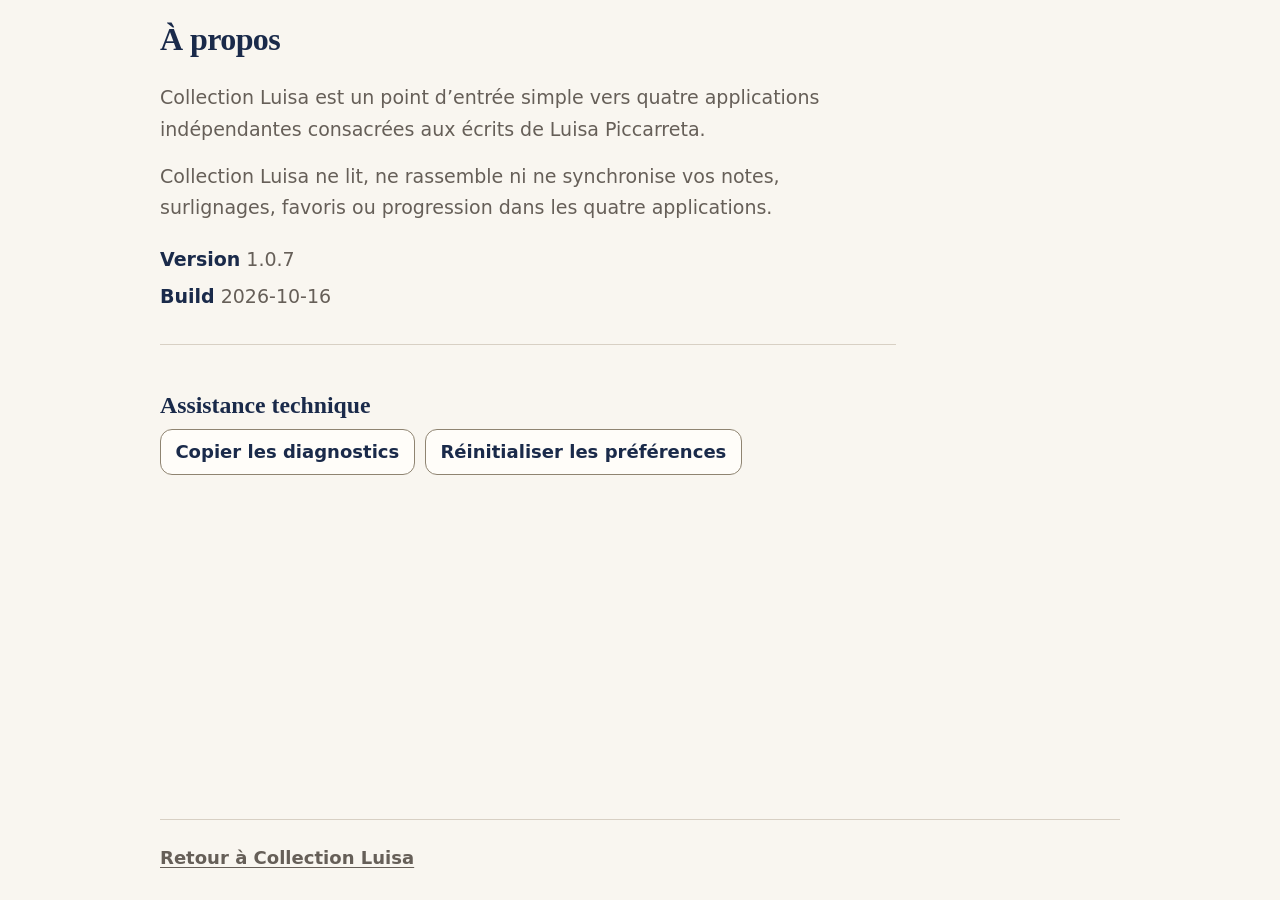
<file: about.html>
<!doctype html>
<html lang="fr" dir="ltr" data-theme="system" data-text="normal">
<head>
  <meta charset="utf-8">
  <meta name="viewport" content="width=device-width, initial-scale=1, viewport-fit=cover">
  <meta name="referrer" content="no-referrer">
  <meta name="robots" content="noindex,nofollow">
  <link rel="canonical" href="https://louisriv26.github.io/mauritius-mass-finder-beta/about.html">
  <meta name="theme-color" content="#F9F6F0" media="(prefers-color-scheme: light)">
  <meta name="theme-color" content="#171717" media="(prefers-color-scheme: dark)">
  <meta http-equiv="Content-Security-Policy" content="default-src 'self'; script-src 'self'; style-src 'self'; img-src 'self' data:; font-src 'self'; connect-src 'self'; worker-src 'self'; manifest-src 'self'; frame-src 'none'; object-src 'none'; base-uri 'none'; form-action 'none'">
  <meta name="x-build-profile" content="beta-qualification">
  <meta name="x-app-version" content="1.0.7">
  <meta name="x-build-date" content="2026-10-16">
  <title>À propos — Collection Luisa</title>
  <script src="boot.js"></script>
  <link rel="manifest" href="manifest.webmanifest">
  <link rel="apple-touch-icon" href="icons/apple-touch-icon.png">
  <link rel="icon" type="image/png" href="icons/icon-192.png">
  <link rel="stylesheet" href="styles.css">
  <script src="app.js" defer></script>
</head>
<body>
  <div id="system-banner" class="system-banner" hidden>
    <span id="system-banner-text" role="status" aria-live="polite"></span>
    <button id="system-banner-action" type="button" hidden>Actualiser</button>
  </div>
  <a class="skip-link" href="#main">Aller au contenu</a>
  <div class="page-shell">
    <header class="site-header">
      <h1 class="page-title">À propos</h1>
    </header>

    <main id="main" tabindex="-1" class="prose">
      <p>Collection Luisa est un point d’entrée simple vers quatre applications indépendantes consacrées aux écrits de Luisa Piccarreta.</p>
      <p>Collection Luisa ne lit, ne rassemble ni ne synchronise vos notes, surlignages, favoris ou progression dans les quatre applications.</p>

      <ul class="meta-list">
        <li><strong>Version</strong> 1.0.7</li>
        <li><strong>Build</strong> 2026-10-16</li>
      </ul>

      <section id="technical-support" class="technical-support" hidden aria-labelledby="support-heading">
        <h2 id="support-heading">Assistance technique</h2>
        <div class="support-actions">
          <button id="copy-diagnostics" type="button">Copier les diagnostics</button>
          <button id="reset-preferences" type="button">Réinitialiser les préférences</button>
        </div>

        <div id="diagnostics-fallback" class="support-feedback" hidden>
          <p>Copie automatique impossible. Sélectionnez le texte ci-dessous.</p>
          <label for="diagnostics-text">Diagnostics</label>
          <textarea id="diagnostics-text" rows="11" readonly></textarea>
        </div>

        <div id="reset-confirmation" class="reset-confirmation" hidden>
          <h3>Réinitialiser les préférences de Collection Luisa ?</h3>
          <p>Cela réinitialise uniquement le thème et la taille du texte de Collection Luisa. Vos notes, surlignages, favoris et progression dans les quatre applications ne seront pas modifiés.</p>
          <div class="support-actions">
            <button id="reset-cancel" type="button">Annuler</button>
            <button id="reset-confirm" type="button">Confirmer</button>
          </div>
        </div>
      </section>
    </main>

    <footer class="page-footer">
      <a href="index.html">Retour à Collection Luisa</a>
    </footer>
  </div>
  <div id="live" class="visually-hidden" role="status" aria-live="polite"></div>
</body>
</html>
</file>
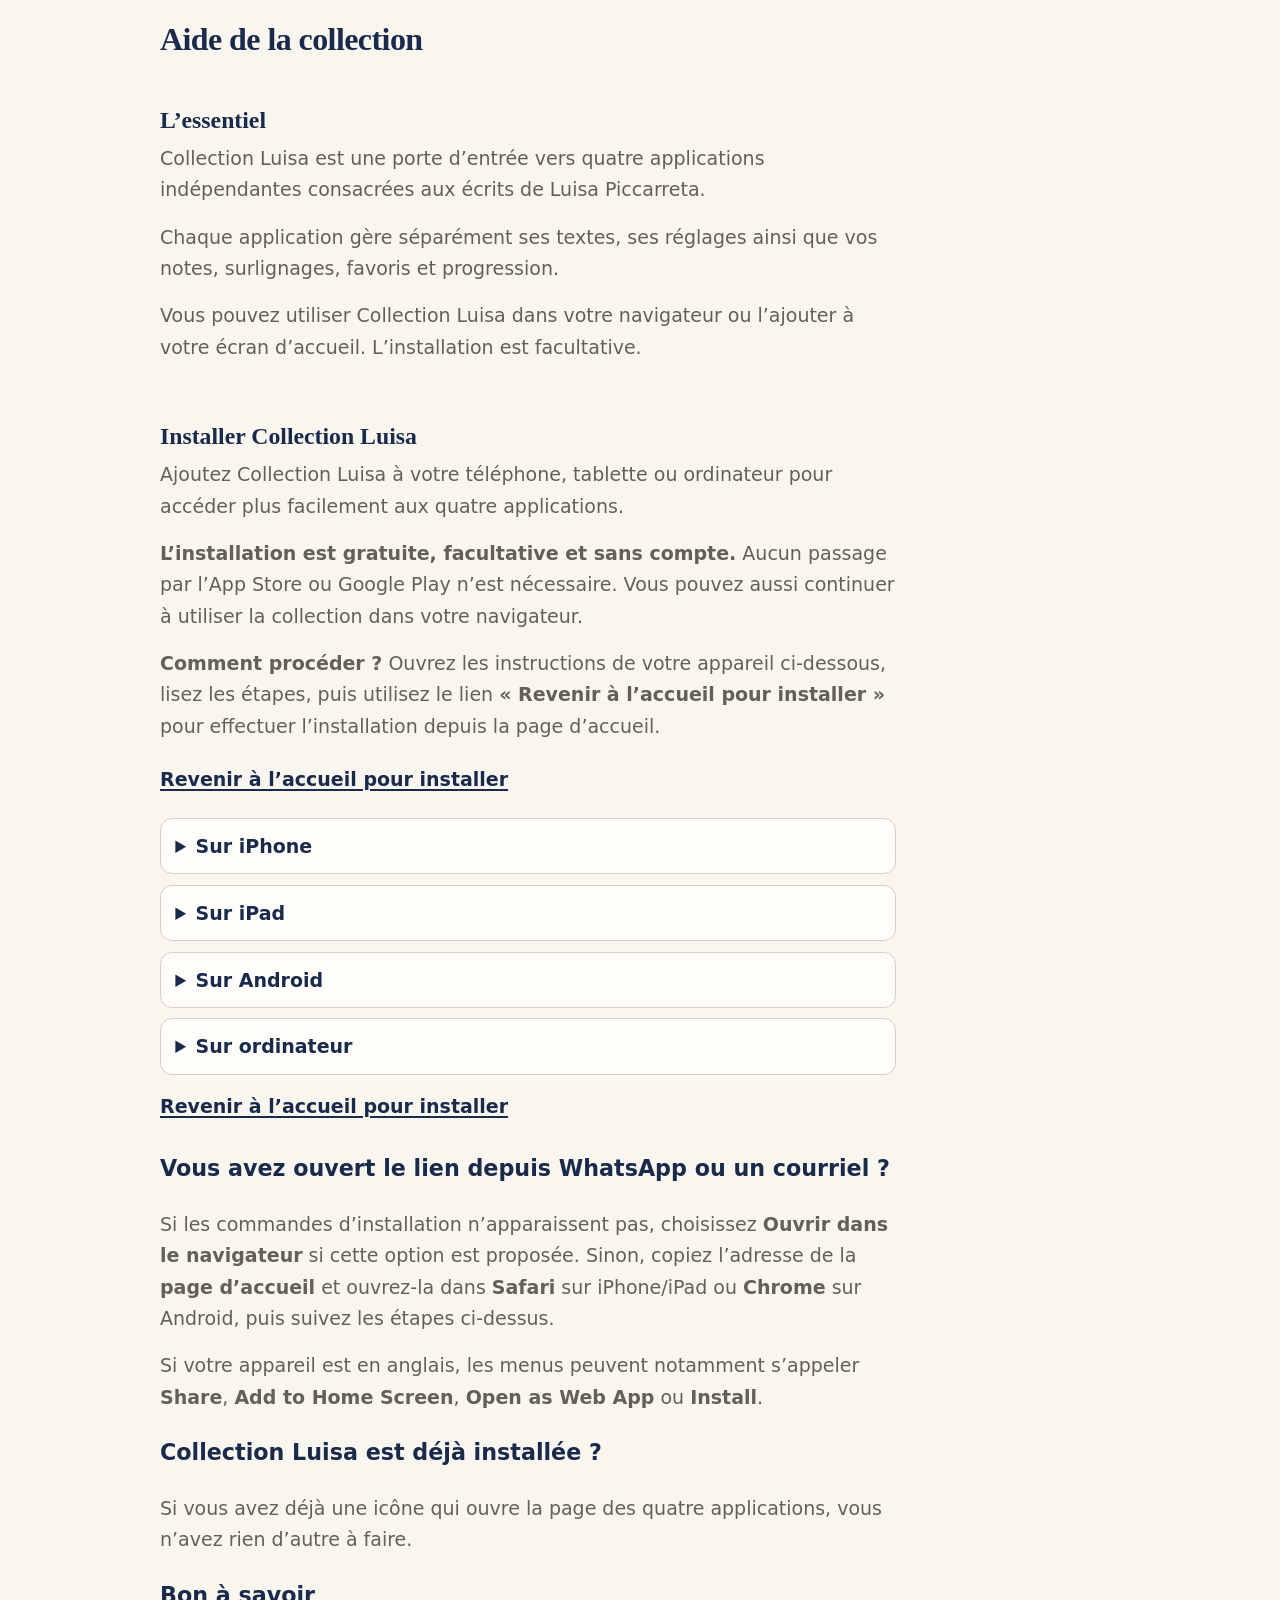
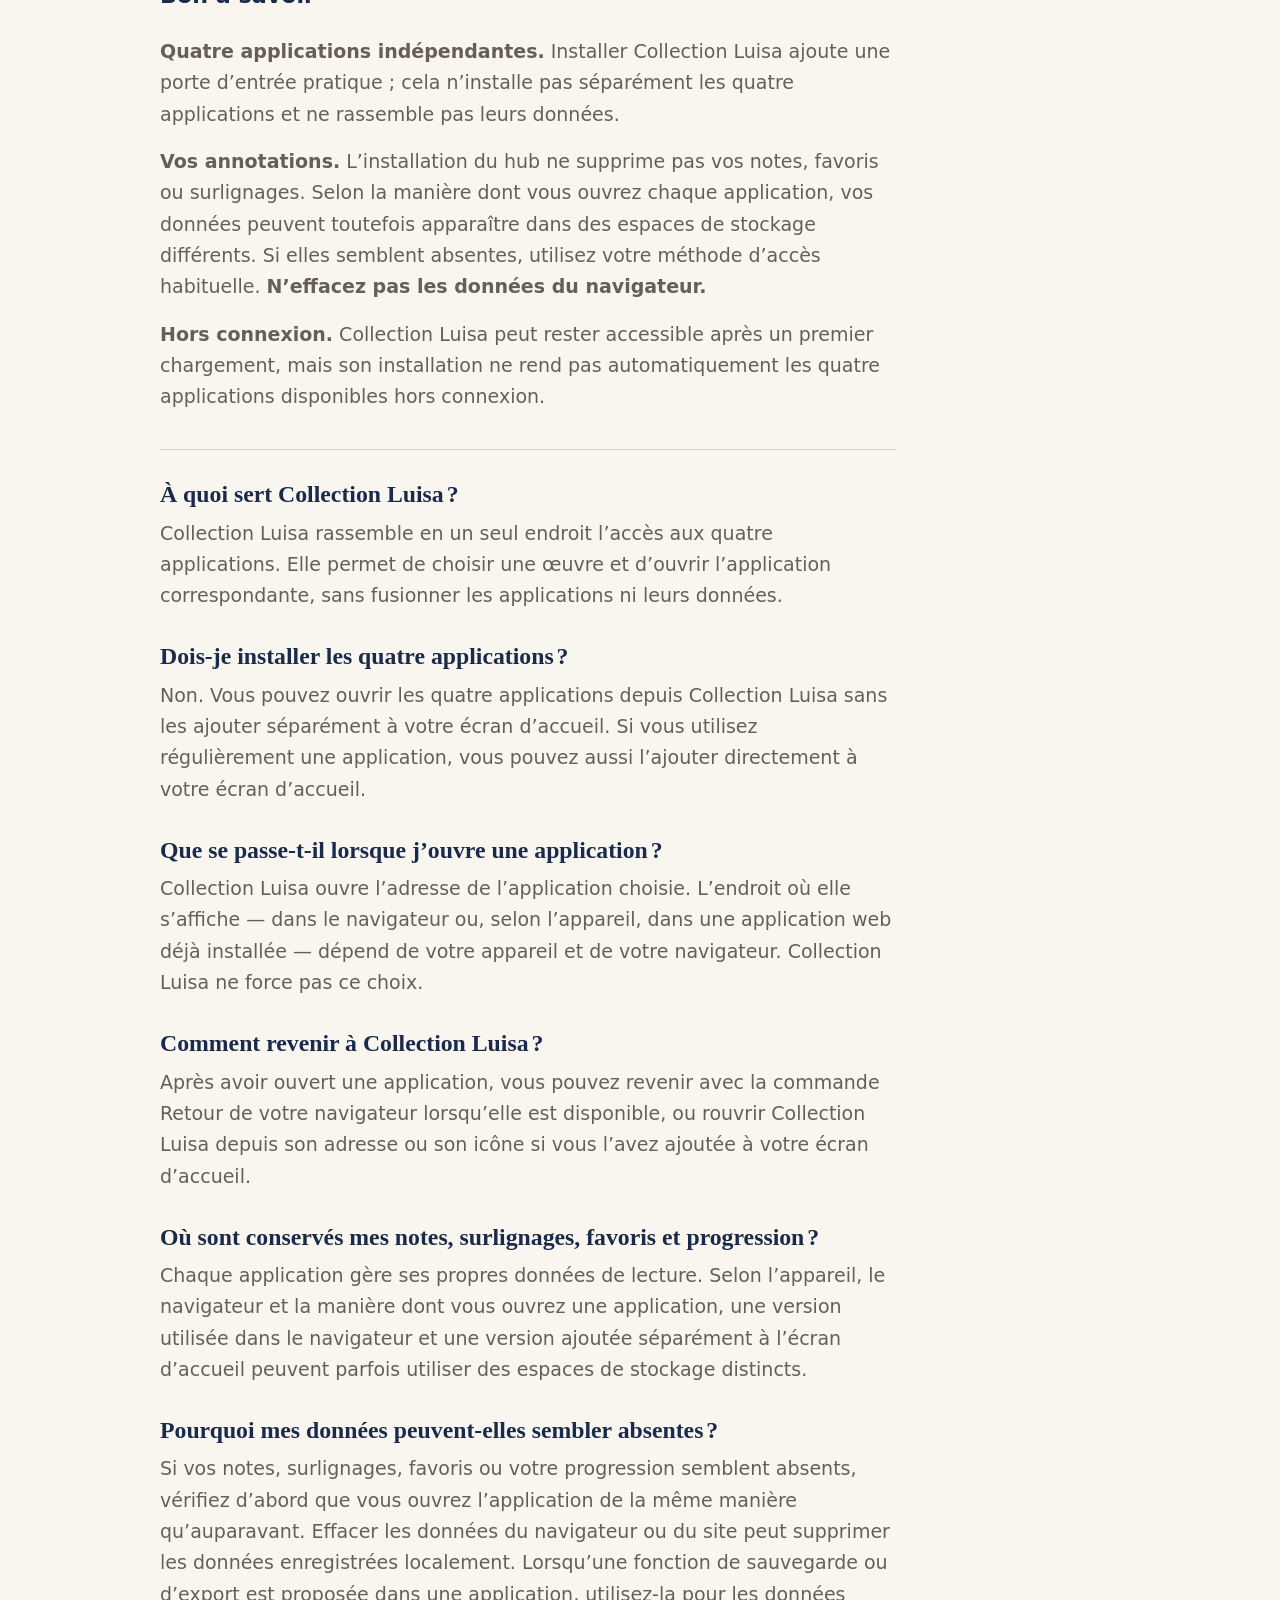
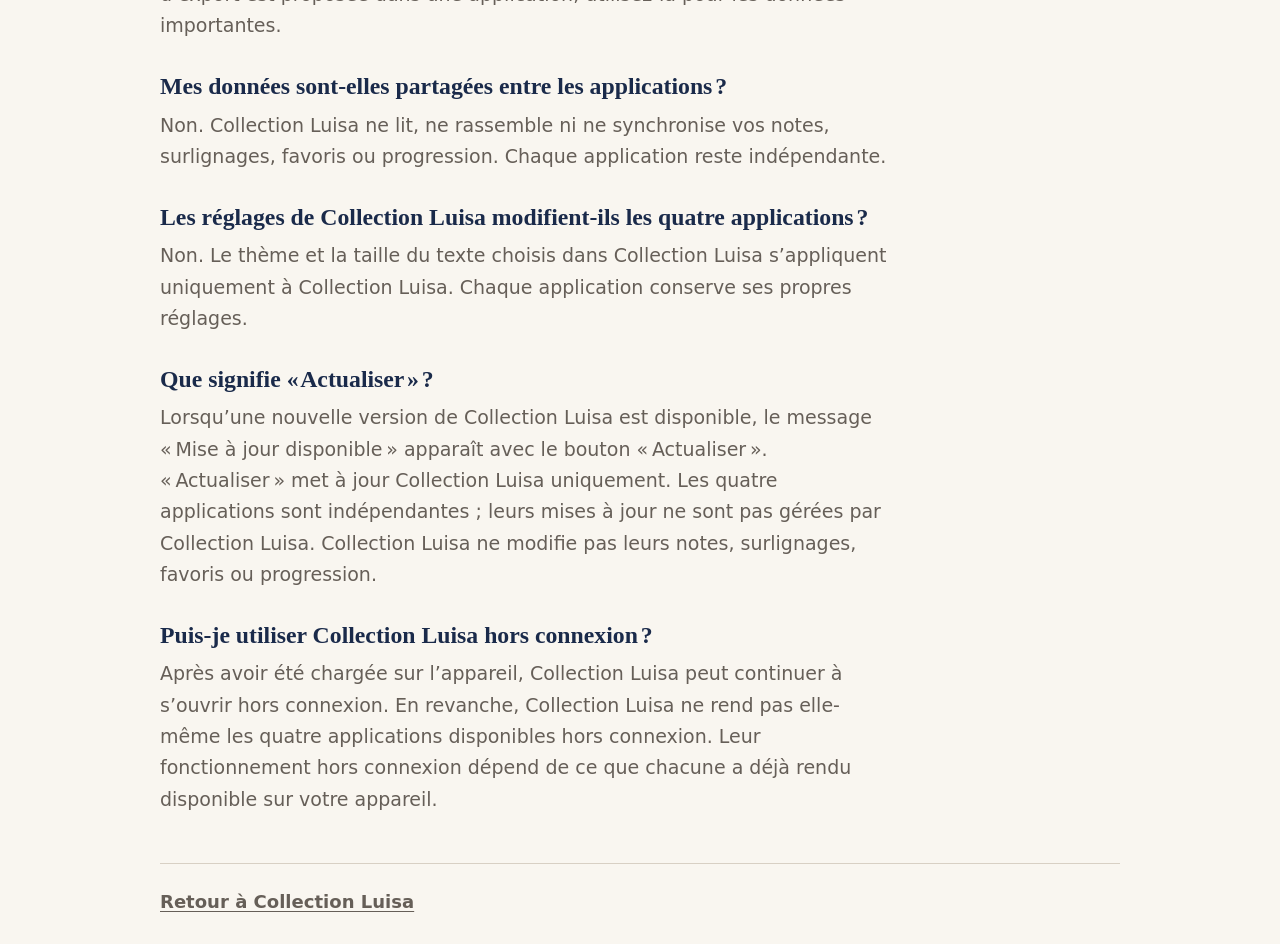
<file: help.html>
<!doctype html>
<html lang="fr" dir="ltr" data-theme="system" data-text="normal">
<head>
  <meta charset="utf-8">
  <meta name="viewport" content="width=device-width, initial-scale=1, viewport-fit=cover">
  <meta name="referrer" content="no-referrer">
  <meta name="robots" content="noindex,nofollow">
  <link rel="canonical" href="https://louisriv26.github.io/mauritius-mass-finder-beta/help.html">
  <meta name="theme-color" content="#F9F6F0" media="(prefers-color-scheme: light)">
  <meta name="theme-color" content="#171717" media="(prefers-color-scheme: dark)">
  <meta http-equiv="Content-Security-Policy" content="default-src 'self'; script-src 'self'; style-src 'self'; img-src 'self' data:; font-src 'self'; connect-src 'self'; worker-src 'self'; manifest-src 'self'; frame-src 'none'; object-src 'none'; base-uri 'none'; form-action 'none'">
  <meta name="x-build-profile" content="beta-qualification">
  <meta name="x-app-version" content="1.0.7">
  <meta name="x-build-date" content="2026-10-16">
  <title>Aide de la collection — Collection Luisa</title>
  <script src="boot.js"></script>
  <link rel="manifest" href="manifest.webmanifest">
  <link rel="apple-touch-icon" href="icons/apple-touch-icon.png">
  <link rel="icon" type="image/png" href="icons/icon-192.png">
  <link rel="stylesheet" href="styles.css">
  <script src="app.js" defer></script>
</head>
<body>
  <div id="system-banner" class="system-banner" hidden>
    <span id="system-banner-text" role="status" aria-live="polite"></span>
    <button id="system-banner-action" type="button" hidden>Actualiser</button>
  </div>
  <a class="skip-link" href="#main">Aller au contenu</a>
  <div class="page-shell">
    <header class="site-header">
      <h1 class="page-title">Aide de la collection</h1>
    </header>

    <main id="main" tabindex="-1" class="prose">
      <h2>L’essentiel</h2>
      <p>Collection Luisa est une porte d’entrée vers quatre applications indépendantes consacrées aux écrits de Luisa Piccarreta.</p>
      <p>Chaque application gère séparément ses textes, ses réglages ainsi que vos notes, surlignages, favoris et progression.</p>
      <p>Vous pouvez utiliser Collection Luisa dans votre navigateur ou l’ajouter à votre écran d’accueil. L’installation est facultative.</p>

      <section id="installation" class="installation-guide" aria-labelledby="installation-title">
        <h2 id="installation-title">Installer Collection Luisa</h2>
        <p>Ajoutez Collection Luisa à votre téléphone, tablette ou ordinateur pour accéder plus facilement aux quatre applications.</p>
        <p><strong>L’installation est gratuite, facultative et sans compte.</strong> Aucun passage par l’App Store ou Google Play n’est nécessaire. Vous pouvez aussi continuer à utiliser la collection dans votre navigateur.</p>
        <p><strong>Comment procéder ?</strong> Ouvrez les instructions de votre appareil ci-dessous, lisez les étapes, puis utilisez le lien <strong>« Revenir à l’accueil pour installer »</strong> pour effectuer l’installation depuis la page d’accueil.</p>
        <p><a class="installation-home-link" href="./">Revenir à l’accueil pour installer</a></p>

        <details>
          <summary>Sur iPhone</summary>
          <ol>
            <li>Ouvrez la <strong>page d’accueil de Collection Luisa dans Safari</strong>.</li>
            <li>Touchez <strong>Partager</strong> (l’icône avec un carré et une flèche vers le haut). Selon la présentation de Safari, ouvrez d’abord le menu de la page.</li>
            <li>Choisissez <strong>Sur l’écran d’accueil</strong> dans les options de partage.</li>
            <li>Si l’option <strong>Ouvrir comme app web</strong> apparaît, laissez-la activée.</li>
            <li>Touchez <strong>Ajouter</strong>.</li>
          </ol>
          <p><strong>Vérification :</strong> touchez la nouvelle icône Collection Luisa sur votre écran d’accueil. Vous devez retrouver les quatre applications.</p>
          <p><strong>Option absente ?</strong> Faites défiler les actions de partage ; si <strong>Modifier les actions</strong> est proposé, utilisez-le pour afficher <strong>Sur l’écran d’accueil</strong>.</p>
        </details>

        <details>
          <summary>Sur iPad</summary>
          <ol>
            <li>Ouvrez la <strong>page d’accueil de Collection Luisa dans Safari</strong>.</li>
            <li>Touchez <strong>Partager</strong>, généralement en haut de l’écran.</li>
            <li>Choisissez <strong>Sur l’écran d’accueil</strong> ; touchez <strong>En voir plus</strong> si nécessaire.</li>
            <li>Laissez <strong>Ouvrir comme app web</strong> activé si cette option apparaît, puis touchez <strong>Ajouter</strong>.</li>
          </ol>
          <p><strong>Vérification :</strong> ouvrez la nouvelle icône sur votre écran d’accueil. La page des quatre applications doit s’afficher.</p>
        </details>

        <details>
          <summary>Sur Android</summary>
          <ol>
            <li>Ouvrez la <strong>page d’accueil de Collection Luisa dans Chrome</strong>.</li>
            <li>Touchez le menu <strong>⋮</strong> de Chrome.</li>
            <li>Choisissez <strong>Installer et créer un raccourci</strong>, puis <strong>Installer</strong>, si ces options sont proposées.</li>
            <li>Confirmez l’installation et ouvrez Collection Luisa depuis son icône.</li>
          </ol>
          <p><strong>Option différente ?</strong> Les menus peuvent indiquer <strong>Installer l’application</strong> ou <strong>Ajouter à l’écran d’accueil</strong>. Si seul <strong>Créer un raccourci</strong> est proposé, vous pouvez créer un accès à la collection, mais il peut s’ouvrir dans le navigateur plutôt que comme une application indépendante.</p>
        </details>

        <details>
          <summary>Sur ordinateur</summary>
          <h3>Google Chrome</h3>
          <ol>
            <li>Ouvrez la <strong>page d’accueil de Collection Luisa dans Chrome</strong>.</li>
            <li>Cliquez sur <strong>⋮</strong> puis, selon votre version, <strong>Caster, enregistrer et partager → Installer la page en tant qu’appli</strong>, ou sur le bouton d’installation dans la barre d’adresse.</li>
            <li>Confirmez l’installation.</li>
          </ol>
          <h3>Microsoft Edge</h3>
          <ol>
            <li>Ouvrez la page d’accueil de Collection Luisa dans <strong>Edge</strong>.</li>
            <li>Cliquez sur <strong>⋯ → Applications → Installer ce site en tant qu’application</strong>. Selon la version, <strong>Applications</strong> peut être dans <strong>Autres outils</strong>.</li>
            <li>Confirmez l’installation.</li>
          </ol>
          <h3>Safari sur Mac</h3>
          <ol>
            <li>Ouvrez la page d’accueil de Collection Luisa dans <strong>Safari</strong>.</li>
            <li>Choisissez <strong>Fichier → Ajouter au Dock</strong> (ou <strong>Partager → Ajouter au Dock</strong>).</li>
            <li>Cliquez sur <strong>Ajouter</strong>. Cette fonction nécessite <strong>macOS Sonoma 14 ou plus récent</strong>.</li>
          </ol>
          <p><strong>Vérification :</strong> ouvrez Collection Luisa depuis son icône et vérifiez que les quatre applications apparaissent.</p>
        </details>

        <p class="installation-return"><a class="installation-home-link" href="./">Revenir à l’accueil pour installer</a></p>

        <h3>Vous avez ouvert le lien depuis WhatsApp ou un courriel ?</h3>
        <p>Si les commandes d’installation n’apparaissent pas, choisissez <strong>Ouvrir dans le navigateur</strong> si cette option est proposée. Sinon, copiez l’adresse de la <strong>page d’accueil</strong> et ouvrez-la dans <strong>Safari</strong> sur iPhone/iPad ou <strong>Chrome</strong> sur Android, puis suivez les étapes ci-dessus.</p>
        <p>Si votre appareil est en anglais, les menus peuvent notamment s’appeler <strong>Share</strong>, <strong>Add to Home Screen</strong>, <strong>Open as Web App</strong> ou <strong>Install</strong>.</p>

        <h3>Collection Luisa est déjà installée ?</h3>
        <p>Si vous avez déjà une icône qui ouvre la page des quatre applications, vous n’avez rien d’autre à faire.</p>

        <h3>Bon à savoir</h3>
        <p><strong>Quatre applications indépendantes.</strong> Installer Collection Luisa ajoute une porte d’entrée pratique ; cela n’installe pas séparément les quatre applications et ne rassemble pas leurs données.</p>
        <p><strong>Vos annotations.</strong> L’installation du hub ne supprime pas vos notes, favoris ou surlignages. Selon la manière dont vous ouvrez chaque application, vos données peuvent toutefois apparaître dans des espaces de stockage différents. Si elles semblent absentes, utilisez votre méthode d’accès habituelle. <strong>N’effacez pas les données du navigateur.</strong></p>
        <p><strong>Hors connexion.</strong> Collection Luisa peut rester accessible après un premier chargement, mais son installation ne rend pas automatiquement les quatre applications disponibles hors connexion.</p>
      </section>

      <h2>À quoi sert Collection Luisa ?</h2>
      <p>Collection Luisa rassemble en un seul endroit l’accès aux quatre applications. Elle permet de choisir une œuvre et d’ouvrir l’application correspondante, sans fusionner les applications ni leurs données.</p>

      <h2>Dois-je installer les quatre applications ?</h2>
      <p>Non. Vous pouvez ouvrir les quatre applications depuis Collection Luisa sans les ajouter séparément à votre écran d’accueil. Si vous utilisez régulièrement une application, vous pouvez aussi l’ajouter directement à votre écran d’accueil.</p>

      <h2>Que se passe-t-il lorsque j’ouvre une application ?</h2>
      <p>Collection Luisa ouvre l’adresse de l’application choisie. L’endroit où elle s’affiche — dans le navigateur ou, selon l’appareil, dans une application web déjà installée — dépend de votre appareil et de votre navigateur. Collection Luisa ne force pas ce choix.</p>

      <h2>Comment revenir à Collection Luisa ?</h2>
      <p>Après avoir ouvert une application, vous pouvez revenir avec la commande Retour de votre navigateur lorsqu’elle est disponible, ou rouvrir Collection Luisa depuis son adresse ou son icône si vous l’avez ajoutée à votre écran d’accueil.</p>

      <h2>Où sont conservés mes notes, surlignages, favoris et progression ?</h2>
      <p>Chaque application gère ses propres données de lecture. Selon l’appareil, le navigateur et la manière dont vous ouvrez une application, une version utilisée dans le navigateur et une version ajoutée séparément à l’écran d’accueil peuvent parfois utiliser des espaces de stockage distincts.</p>

      <h2>Pourquoi mes données peuvent-elles sembler absentes ?</h2>
      <p>Si vos notes, surlignages, favoris ou votre progression semblent absents, vérifiez d’abord que vous ouvrez l’application de la même manière qu’auparavant. Effacer les données du navigateur ou du site peut supprimer les données enregistrées localement. Lorsqu’une fonction de sauvegarde ou d’export est proposée dans une application, utilisez-la pour les données importantes.</p>

      <h2>Mes données sont-elles partagées entre les applications ?</h2>
      <p>Non. Collection Luisa ne lit, ne rassemble ni ne synchronise vos notes, surlignages, favoris ou progression. Chaque application reste indépendante.</p>

      <h2>Les réglages de Collection Luisa modifient-ils les quatre applications ?</h2>
      <p>Non. Le thème et la taille du texte choisis dans Collection Luisa s’appliquent uniquement à Collection Luisa. Chaque application conserve ses propres réglages.</p>

      <h2>Que signifie « Actualiser » ?</h2>
      <p>Lorsqu’une nouvelle version de Collection Luisa est disponible, le message « Mise à jour disponible » apparaît avec le bouton « Actualiser ». « Actualiser » met à jour Collection Luisa uniquement. Les quatre applications sont indépendantes ; leurs mises à jour ne sont pas gérées par Collection Luisa. Collection Luisa ne modifie pas leurs notes, surlignages, favoris ou progression.</p>

      <h2>Puis-je utiliser Collection Luisa hors connexion ?</h2>
      <p>Après avoir été chargée sur l’appareil, Collection Luisa peut continuer à s’ouvrir hors connexion. En revanche, Collection Luisa ne rend pas elle-même les quatre applications disponibles hors connexion. Leur fonctionnement hors connexion dépend de ce que chacune a déjà rendu disponible sur votre appareil.</p>

    </main>

    <footer class="page-footer">
      <a href="index.html">Retour à Collection Luisa</a>
    </footer>
  </div>
  <div id="live" class="visually-hidden" role="status" aria-live="polite"></div>
</body>
</html>
</file>
<file: styles.css>
[hidden] {
  display: none !important;
}

:root {
  color-scheme: light dark;
  --hub-bg: #F9F6F0;
  --hub-surface: #FFFDF9;
  --hub-text: #1A2A4A;
  --hub-text-muted: #665F58;
  --hub-gold-text: #806014;
  --hub-gold-accent: #B08527;
  --hub-border: #8F8471;
  --hub-rule: #D8D0C4;
  --hub-focus: #1A2A4A;
  --hub-link: #1A2A4A;
  --module-24h-accent: #7B2D35;
  --module-ldc-accent: #1A2A4A;
  --module-marie-accent: #456A8D;
  --module-lettres-accent: #806014;
  --space-1: .25rem;
  --space-2: .5rem;
  --space-3: .75rem;
  --space-4: 1rem;
  --space-5: 1.5rem;
  --space-6: 2rem;
  --space-7: 3rem;
  --radius-card: 1rem;
  --radius-control: .75rem;
  --font-ui: system-ui, -apple-system, BlinkMacSystemFont, "Segoe UI", sans-serif;
  --font-display: Georgia, "Iowan Old Style", "Times New Roman", "Noto Serif", serif;
  --fs-body: 1.1875rem;
  --fs-card-desc: 1.125rem;
  --fs-card-title: 1.375rem;
  --fs-brand: 1.875rem;
  --page-inline: clamp(1rem, 4vw, 2rem);
}

html[data-text="small"] {
  --fs-body: 1rem;
  --fs-card-desc: 1rem;
  --fs-card-title: 1.25rem;
  --fs-brand: 1.75rem;
}

html[data-text="normal"] {
  --fs-body: 1.1875rem;
  --fs-card-desc: 1.125rem;
  --fs-card-title: 1.375rem;
  --fs-brand: 1.875rem;
}

html[data-text="large"] {
  --fs-body: 1.375rem;
  --fs-card-desc: 1.25rem;
  --fs-card-title: 1.5rem;
  --fs-brand: 2rem;
}

html[data-text="xlarge"] {
  --fs-body: 1.625rem;
  --fs-card-desc: 1.4375rem;
  --fs-card-title: 1.6875rem;
  --fs-brand: 2.125rem;
}

html[data-theme="light"] {
  color-scheme: light;
}

html[data-theme="dark"] {
  color-scheme: dark;
  --hub-bg: #171717;
  --hub-surface: #211F1C;
  --hub-text: #F3EFE7;
  --hub-text-muted: #C6BFB4;
  --hub-gold-text: #D3B45A;
  --hub-gold-accent: #D3B45A;
  --hub-border: #7A7065;
  --hub-rule: #3A3630;
  --hub-focus: #F3EFE7;
  --hub-link: #F3EFE7;
  --module-24h-accent: #D7A0A5;
  --module-ldc-accent: #B7CDE0;
  --module-marie-accent: #9FC3DE;
  --module-lettres-accent: #D3B45A;
}

@media (prefers-color-scheme: dark) {
  html[data-theme="system"] {
    color-scheme: dark;
    --hub-bg: #171717;
    --hub-surface: #211F1C;
    --hub-text: #F3EFE7;
    --hub-text-muted: #C6BFB4;
    --hub-gold-text: #D3B45A;
    --hub-gold-accent: #D3B45A;
    --hub-border: #7A7065;
    --hub-rule: #3A3630;
    --hub-focus: #F3EFE7;
    --hub-link: #F3EFE7;
    --module-24h-accent: #D7A0A5;
    --module-ldc-accent: #B7CDE0;
    --module-marie-accent: #9FC3DE;
    --module-lettres-accent: #D3B45A;
  }
}

* {
  box-sizing: border-box;
}

html {
  min-width: 0;
  background: var(--hub-bg);
}

body {
  margin: 0;
  min-width: 0;
  min-height: 100vh;
  min-height: 100dvh;
  background: var(--hub-bg);
  color: var(--hub-text);
  font-family: var(--font-ui);
  font-size: var(--fs-body);
  line-height: 1.6;
  text-rendering: optimizeLegibility;
}

img,
svg {
  display: block;
  max-width: 100%;
}

a {
  color: var(--hub-link);
  text-underline-offset: .18em;
  text-decoration-thickness: .08em;
}

a:hover {
  text-decoration-thickness: .12em;
}

:focus-visible {
  outline: 3px solid var(--hub-focus);
  outline-offset: 3px;
}

.skip-link {
  position: fixed;
  z-index: 1001;
  inset-block-start: .75rem;
  inset-inline-start: .75rem;
  padding: .65rem .85rem;
  border: 2px solid var(--hub-focus);
  border-radius: var(--radius-control);
  background: var(--hub-surface);
  color: var(--hub-text);
  transform: translateY(-180%);
}

.skip-link:focus {
  transform: translateY(0);
}

.page-shell {
  width: min(100%, 1024px);
  min-height: 100vh;
  min-height: 100dvh;
  margin-inline: auto;
  padding:
    max(1rem, env(safe-area-inset-top))
    max(var(--page-inline), env(safe-area-inset-right))
    max(1.25rem, env(safe-area-inset-bottom))
    max(var(--page-inline), env(safe-area-inset-left));
  display: flex;
  flex-direction: column;
}

.site-header {
  display: flex;
  align-items: center;
  justify-content: space-between;
  gap: var(--space-4);
  min-width: 0;
  padding-block: .25rem 1rem;
}

.brand,
.page-title {
  margin: 0;
  color: var(--hub-text);
  font-family: var(--font-display);
  font-weight: 600;
  letter-spacing: -.018em;
}

.brand {
  font-size: var(--fs-brand);
  line-height: 1.18;
}

.page-title {
  font-size: calc(var(--fs-brand) + .125rem);
  line-height: 1.22;
}

.settings-trigger {
  flex: 0 0 auto;
  min-width: 44px;
  min-height: 44px;
  padding: .55rem .75rem;
  border: 1px solid var(--hub-border);
  border-radius: var(--radius-control);
  background: var(--hub-surface);
  color: var(--hub-text);
  font: 600 .95rem/1 var(--font-ui);
}

main {
  flex: 1 0 auto;
  min-width: 0;
}

.intro {
  max-width: 46rem;
  margin: 0 0 clamp(1.1rem, 3vw, 1.65rem);
  color: var(--hub-text-muted);
  font-size: var(--fs-body);
  line-height: 1.55;
}

.home-quick-nav {
  display: flex;
  flex-wrap: wrap;
  align-items: stretch;
  gap: .65rem;
  margin: -.25rem 0 .65rem;
}

.home-quick-nav a,
.install-invitation__actions a,
.install-invitation__actions button {
  display: inline-flex;
  align-items: center;
  justify-content: center;
  min-height: 44px;
  padding: .5rem .85rem;
  border: 1px solid var(--hub-border);
  border-radius: var(--radius-control);
  background: var(--hub-surface);
  color: var(--hub-text);
  font: 600 max(1rem, calc(var(--fs-body) * .8))/1.35 var(--font-ui);
  text-decoration: none;
  cursor: pointer;
  text-align: center;
}

.home-quick-nav a:hover,
.install-invitation__actions a:hover,
.install-invitation__actions button:hover {
  background: color-mix(in srgb, var(--hub-surface) 94%, var(--hub-text) 6%);
}

.install-invitation {
  margin: 0 0 .7rem;
  padding: .5rem .65rem;
  border: 1px solid var(--hub-border);
  border-inline-start: 4px solid var(--hub-gold-accent);
  border-radius: var(--radius-card);
  background: var(--hub-surface);
}

.install-invitation p {
  margin: .2rem 0 0;
  font-size: max(1rem, calc(var(--fs-body) * .83));
  line-height: 1.3;
}

.installation-home-link {
  display: inline-flex;
  align-items: center;
  min-height: 44px;
  font-weight: 700;
}

.installation-return { margin-top: .75rem; }

.installation-guide details > p,
.installation-guide details > h3 { margin-inline: .9rem; }

.install-invitation h2 {
  margin: 0;
  font-family: var(--font-display);
  font-size: 1em;
  line-height: 1.25;
}

.install-invitation__actions {
  display: flex;
  flex-wrap: wrap;
  gap: .35rem;
  margin-block-start: .35rem;
}

.install-invitation__actions a,
.install-invitation__actions button {
  min-height: 44px;
  padding: .35rem .55rem;
  font-size: max(1rem, calc(var(--fs-body) * .8));
}

.installation-guide {
  scroll-margin-block-start: 5rem;
  padding: .75rem 0 1.25rem;
  border-block-end: 1px solid var(--hub-rule);
}

.installation-guide details {
  margin: .65rem 0;
  border: 1px solid var(--hub-rule);
  border-radius: var(--radius-control);
  background: var(--hub-surface);
}

.installation-guide summary {
  cursor: pointer;
  padding: .75rem .9rem;
  font-weight: 700;
  min-height: 44px;
}

.installation-guide details ol {
  margin: .2rem 1rem 1rem;
  padding-inline-start: 1.25rem;
}

.installation-guide li { margin-block: .4rem; }

@media (forced-colors: active) {
  .install-invitation,
  .home-quick-nav a,
  .install-invitation__actions a,
  .install-invitation__actions button,
  .installation-guide details { border-color: CanvasText; }
}

.app-grid {
  display: grid;
  grid-template-columns: minmax(0, 1fr);
  gap: clamp(.75rem, 2.2vw, 1.15rem);
  margin: 0;
  padding: 0;
  list-style: none;
}

.app-card {
  min-width: 0;
  border: 1px solid var(--hub-border);
  border-inline-start-width: 4px;
  border-radius: var(--radius-card);
  background: var(--hub-surface);
  box-shadow: 0 1px 2px rgba(0, 0, 0, .04);
  overflow: clip;
}

.app-card--24h { border-inline-start-color: var(--module-24h-accent); }
.app-card--ldc { border-inline-start-color: var(--module-ldc-accent); }
.app-card--marie { border-inline-start-color: var(--module-marie-accent); }
.app-card--lettres { border-inline-start-color: var(--module-lettres-accent); }

.app-card__link,
.app-card__body {
  min-width: 0;
  min-height: 112px;
  padding: clamp(.85rem, 2.5vw, 1.15rem);
  display: grid;
  grid-template-columns: clamp(3.25rem, 7vw, 4rem) minmax(0, 1fr) auto;
  align-items: center;
  gap: clamp(.8rem, 2.4vw, 1.1rem);
}

.app-card__link {
  color: inherit;
  text-decoration: none;
}

.app-card__link:hover {
  background: color-mix(in srgb, var(--hub-surface) 94%, var(--hub-text) 6%);
}

.app-card__link:active {
  background: color-mix(in srgb, var(--hub-surface) 90%, var(--hub-text) 10%);
}

.app-card__link:focus-visible {
  outline: 3px solid var(--hub-focus);
  outline-offset: -4px;
}

.app-card__icon {
  width: clamp(3.25rem, 7vw, 4rem);
  height: clamp(3.25rem, 7vw, 4rem);
  border-radius: .9rem;
  object-fit: cover;
  box-shadow: 0 1px 4px rgba(0, 0, 0, .14);
}

.app-card__copy {
  min-width: 0;
}

.app-card__title {
  margin: 0;
  color: var(--hub-text);
  font-family: var(--font-display);
  font-size: var(--fs-card-title);
  font-weight: 600;
  line-height: 1.3;
  letter-spacing: -.012em;
  overflow-wrap: break-word;
  hyphens: auto;
  text-wrap: balance;
}

.app-card__desc,
.app-card__status {
  margin: .32rem 0 0;
  line-height: 1.45;
  overflow-wrap: break-word;
}

.app-card__desc {
  color: var(--hub-text-muted);
  font-size: var(--fs-card-desc);
}

.app-card__status {
  color: var(--hub-gold-text);
  font-size: .95em;
  font-weight: 700;
}

.app-card__chevron {
  align-self: center;
  color: var(--hub-text-muted);
  font-family: var(--font-ui);
  font-size: 1.8rem;
  font-weight: 400;
  line-height: 1;
}

.app-card.is-unavailable {
  box-shadow: none;
}

.app-card.is-unavailable .app-card__icon {
  opacity: .82;
}

.home-footer,
.page-footer {
  margin-block-start: clamp(1.25rem, 4vw, 2rem);
  padding-block-start: 1rem;
  border-block-start: 1px solid var(--hub-rule);
}

.home-footer {
  display: flex;
  flex-wrap: wrap;
  align-items: center;
  gap: .55rem 1.25rem;
}

.home-footer a,
.page-footer a {
  min-height: 44px;
  display: inline-flex;
  align-items: center;
  color: var(--hub-text-muted);
  font-size: .95em;
  font-weight: 600;
}

.prose {
  max-width: 46rem;
}

.prose h2 {
  margin: 1.8rem 0 .45rem;
  color: var(--hub-text);
  font-family: var(--font-display);
  font-size: 1.25em;
  line-height: 1.35;
}

.prose p {
  margin: .45rem 0 1rem;
  color: var(--hub-text-muted);
  line-height: 1.65;
}

.meta-list {
  margin: 1.25rem 0 0;
  padding: 0;
  display: grid;
  gap: .45rem;
  list-style: none;
  color: var(--hub-text-muted);
}

.meta-list strong {
  color: var(--hub-text);
}

.build-note {
  margin-block-start: 1.5rem;
  padding: .85rem 1rem;
  border-inline-start: 4px solid var(--hub-gold-accent);
  background: var(--hub-surface);
  color: var(--hub-text-muted);
  font-size: .92em;
}

@media (min-width: 700px) {
  .app-grid {
    grid-template-columns: repeat(2, minmax(0, 1fr));
  }

  .app-card__link,
  .app-card__body {
    min-height: 152px;
  }
}

@media (max-width: 359px) {
  .site-header {
    align-items: flex-start;
  }

  .app-card__link,
  .app-card__body {
    grid-template-columns: 3.25rem minmax(0, 1fr);
  }

  .app-card__chevron {
    display: none;
  }

  html[data-text="xlarge"] .app-card__link,
  html[data-text="xlarge"] .app-card__body {
    grid-template-columns: 2.5rem minmax(0, 1fr);
    gap: .6rem;
    align-items: start;
  }

  html[data-text="xlarge"] .app-card__icon {
    width: 2.5rem;
    height: 2.5rem;
  }
}

html[data-text="xlarge"] .app-card__chevron {
  display: none;
}

@media (forced-colors: active) {
  .app-card {
    border-color: CanvasText;
  }

  .app-card__link:focus-visible,
  :focus-visible {
    outline-color: Highlight;
  }
}

@media (prefers-reduced-motion: reduce) {
  *,
  *::before,
  *::after {
    scroll-behavior: auto !important;
    transition-duration: .01ms !important;
    animation-duration: .01ms !important;
    animation-iteration-count: 1 !important;
  }
}

.visually-hidden {
  position: absolute !important;
  width: 1px !important;
  height: 1px !important;
  padding: 0 !important;
  margin: -1px !important;
  overflow: hidden !important;
  clip: rect(0, 0, 0, 0) !important;
  white-space: nowrap !important;
  border: 0 !important;
}

body.is-scroll-locked {
  position: fixed;
  inset-inline: 0;
  width: 100%;
  overflow: hidden;
}

.settings-dialog {
  width: min(calc(100% - 1rem), 680px);
  max-inline-size: 680px;
  max-block-size: min(92vh, 100dvh);
  padding: 0;
  border: 1px solid var(--hub-border);
  border-radius: 1.25rem;
  background: var(--hub-surface);
  color: var(--hub-text);
  box-shadow: 0 18px 60px rgba(0, 0, 0, .22);
  overflow: auto;
}

.settings-dialog::backdrop {
  background: rgba(15, 19, 28, .55);
}

.settings-dialog__inner {
  padding: clamp(1rem, 3vw, 1.5rem);
}

.settings-dialog__header {
  display: flex;
  align-items: flex-start;
  justify-content: space-between;
  gap: 1rem;
}

.settings-dialog__header h2 {
  margin: 0;
  font-family: var(--font-display);
  font-size: 1.55em;
  line-height: 1.25;
}

.icon-control,
.support-actions button {
  min-width: 44px;
  min-height: 44px;
  padding: .7rem .9rem;
  border: 1px solid var(--hub-border);
  border-radius: var(--radius-control);
  background: var(--hub-surface);
  color: var(--hub-text);
  font: 600 .95em/1.2 var(--font-ui);
}

.settings-scope {
  margin: .8rem 0 1.25rem;
  color: var(--hub-text-muted);
  line-height: 1.5;
}

.settings-group {
  margin: 0;
  padding: 1rem 0;
  border: 0;
  border-block-start: 1px solid var(--hub-rule);
}

.settings-group legend {
  padding: 0;
  color: var(--hub-text);
  font-weight: 700;
}

.radio-list {
  display: grid;
  gap: .45rem;
  margin-block-start: .7rem;
}

.radio-list label {
  min-height: 44px;
  display: flex;
  align-items: center;
  gap: .75rem;
  padding: .55rem .65rem;
  border-radius: var(--radius-control);
  cursor: pointer;
}

.radio-list label:hover {
  background: color-mix(in srgb, var(--hub-surface) 92%, var(--hub-text) 8%);
}

.radio-list input[type="radio"] {
  inline-size: 1.25rem;
  block-size: 1.25rem;
  flex: 0 0 auto;
  margin: 0;
  accent-color: var(--hub-text);
}

.radio-list input[type="radio"]:focus-visible {
  outline: 3px solid var(--hub-focus);
  outline-offset: 4px;
}

.technical-support {
  margin-block-start: 2rem;
  padding-block-start: 1rem;
  border-block-start: 1px solid var(--hub-rule);
}

.support-actions {
  display: flex;
  flex-wrap: wrap;
  gap: .65rem;
}

.support-feedback,
.reset-confirmation {
  margin-block-start: 1rem;
  padding: 1rem;
  border: 1px solid var(--hub-border);
  border-radius: var(--radius-control);
  background: var(--hub-surface);
}

.support-feedback p,
.reset-confirmation p {
  margin-block-start: 0;
}

.reset-confirmation h3 {
  margin: 0 0 .55rem;
  font-family: var(--font-display);
  font-size: 1.05em;
  line-height: 1.35;
}

#diagnostics-text {
  width: 100%;
  min-height: 12rem;
  margin-block-start: .4rem;
  padding: .75rem;
  resize: vertical;
  border: 1px solid var(--hub-border);
  border-radius: var(--radius-control);
  background: var(--hub-bg);
  color: var(--hub-text);
  font: 1rem/1.45 ui-monospace, SFMono-Regular, Menlo, Consolas, monospace;
}

@media (max-width: 520px) {
  .settings-dialog {
    width: calc(100% - .5rem);
    max-block-size: 100vh;
    max-block-size: 100dvh;
    border-radius: 1rem;
  }
}

@media (forced-colors: active) {
  .settings-dialog,
  .settings-group,
  .technical-support,
  .support-feedback,
  .reset-confirmation,
  .icon-control,
  .support-actions button,
  #diagnostics-text {
    border-color: CanvasText;
  }

  .radio-list input[type="radio"] {
    forced-color-adjust: auto;
  }
}


/* One persistent system banner; offline has priority over update. */
.system-banner {
  position: sticky;
  inset-block-start: 0;
  z-index: 1000;
  display: flex;
  align-items: center;
  justify-content: center;
  gap: var(--space-3, .75rem);
  min-height: 44px;
  padding: .55rem max(1rem, env(safe-area-inset-right)) .55rem max(1rem, env(safe-area-inset-left));
  border-bottom: 1px solid var(--hub-border);
  background: var(--hub-surface);
  color: var(--hub-text);
  font: 600 max(1rem, calc(var(--fs-body) * .8))/1.35 var(--font-ui);
}
.system-banner button {
  min-width: 44px;
  min-height: 44px;
  padding: .5rem .8rem;
  border: 1px solid var(--hub-border);
  border-radius: var(--radius-control);
  background: var(--hub-bg);
  color: var(--hub-text);
  font: inherit;
}
.system-banner button:focus-visible { outline: 3px solid var(--hub-focus); outline-offset: 2px; }
@media (max-width: 420px) {
  .system-banner { justify-content: space-between; font-size: .875rem; }
}

/* R4: explanatory text follows the reader choices, allowing meaningful
   app discovery even when the first-visit notice scales for readability. */
.intro--after-cards { margin: 1.25rem 0 0; }

@media (max-width: 280px) {
  .site-header { flex-wrap: wrap; gap: .35rem; }
  .brand, .intro--after-cards, .install-invitation h2,
  .install-invitation p, .install-invitation__actions a {
    overflow-wrap: anywhere;
  }
  html[data-text="xlarge"] .app-card__link,
  html[data-text="xlarge"] .app-card__body {
    grid-template-columns: minmax(0, 1fr);
  }
}

/* Give the first reader a robust initial-fold margin on the narrowest phone,
   without reducing chosen text or 44px interaction targets. */
@media (max-width: 359px) {
  html[data-text="xlarge"] .site-header { padding-block-end: .5rem; }
  html[data-text="xlarge"] .home-quick-nav { margin-block-end: .3rem; }
  html[data-text="xlarge"] .install-invitation {
    padding-block: .35rem;
    margin-block-end: .35rem;
  }
}
</file>
